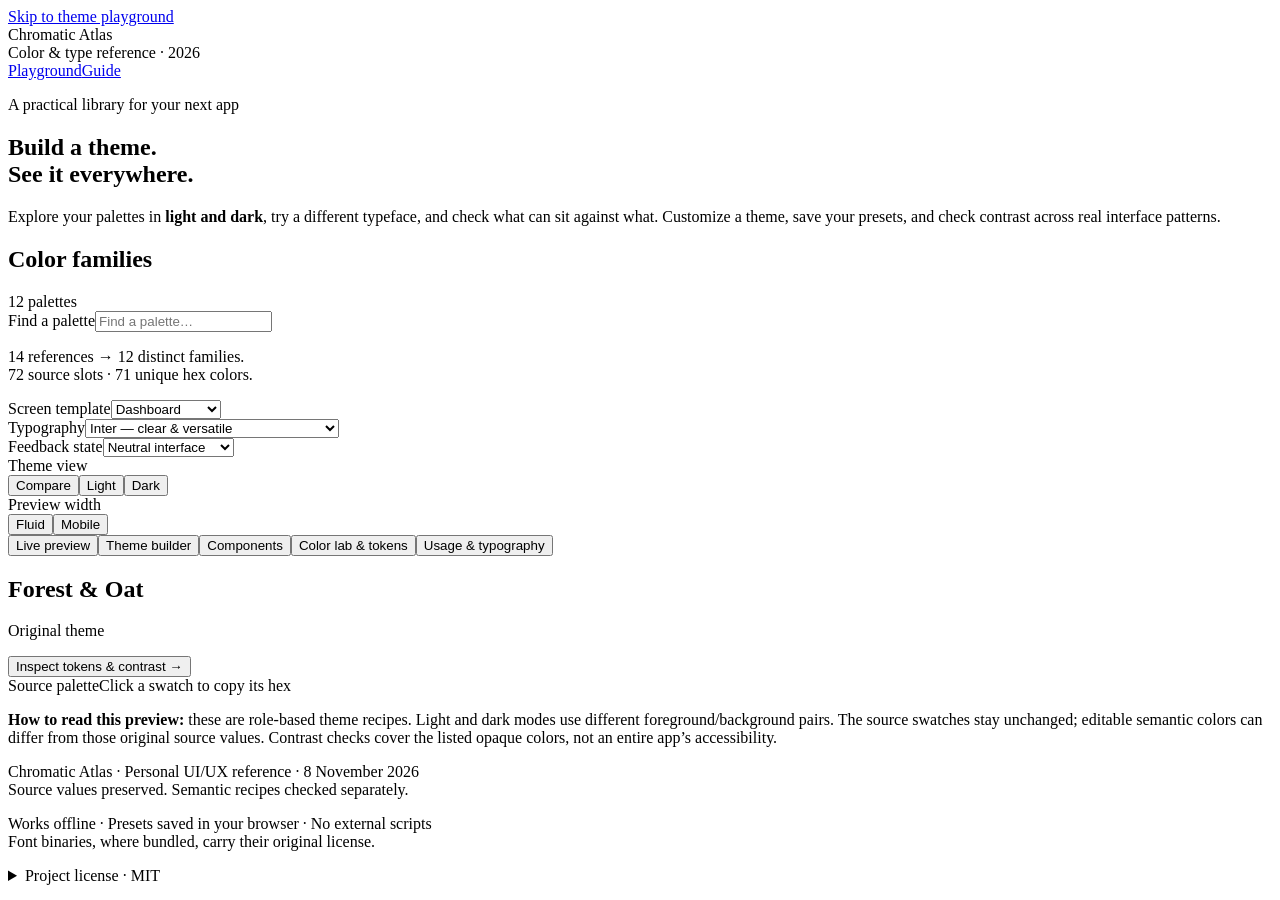
<file: src/index.html>
<!doctype html>
<html lang="en">
<head>
<meta charset="utf-8"><meta name="viewport" content="width=device-width,initial-scale=1">
<title>Chromatic Atlas — Color & Type Playground</title>
<meta name="description" content="An offline, interactive UI theme reference: twelve source palettes, light and dark modes, font pairings, and a WCAG contrast calculator.">
<style>
__FONT_FACES__
__STYLES__
</style>
</head>
<body>
<a class="skip" href="#workspace">Skip to theme playground</a>
<header><div class="wordmark"><span class="mark" aria-hidden="true"><i></i><i></i><i></i><i></i></span>Chromatic Atlas</div><div class="edition">Color & type reference · 2026</div><nav class="top-links" aria-label="Document"><a href="#workspace" data-jump="preview">Playground</a><a href="#workspace" data-jump="guide">Guide</a></nav></header>
<section class="hero" aria-labelledby="page-title"><div><p class="eyebrow">A practical library for your next app</p><h1>Build a theme.<br>See it everywhere.</h1></div><p class="hero-copy">Explore your palettes in <strong>light and dark</strong>, try a different typeface, and check what can sit against what. Customize a theme, save your presets, and check contrast across real interface patterns.</p></section>
<div class="shell">
<aside class="sidebar" aria-label="Choose a color family"><div class="side-head"><h2>Color families</h2><span class="count" id="palette-count">12 palettes</span></div><div class="search-wrap"><label class="sr-only" for="palette-search">Find a palette</label><input id="palette-search" type="search" placeholder="Find a palette…" autocomplete="off"></div><div id="palette-list" class="palette-list"></div><p class="side-foot">14 references → 12 distinct families.<br>72 source slots · 71 unique hex colors.</p></aside>
<main id="workspace" class="workspace">
<div class="toolbar"><div class="toolbar-left"><div class="control"><label for="template-select">Screen template</label><select id="template-select"><option value="dashboard">Dashboard</option><option value="shopping">Shopping</option><option value="reading">Reading</option><option value="mobile">Mobile planner</option></select></div><div class="control"><label for="font-select">Typography</label><select id="font-select"><option value="inter">Inter — clear & versatile</option><option value="manrope">Manrope — warm & geometric</option><option value="jakarta">Plus Jakarta Sans — modern headings</option><option value="editorial">Source Serif 4 + Inter — editorial</option><option value="plex">IBM Plex Sans + Mono — technical</option><option value="system">System — native & familiar</option></select></div><div class="control"><label for="feedback-select">Feedback state</label><select id="feedback-select"><option value="none">Neutral interface</option><option value="success">Success message</option><option value="warning">Warning message</option><option value="error">Error message</option><option value="info">Info message</option></select></div></div><div class="toolbar-right"><div class="control"><label>Theme view</label><div class="segmented" role="group" aria-label="Theme view"><button type="button" data-view="both" aria-pressed="true">Compare</button><button type="button" data-view="light" aria-pressed="false">Light</button><button type="button" data-view="dark" aria-pressed="false">Dark</button></div></div><div class="control"><label>Preview width</label><div class="segmented" role="group" aria-label="Preview width"><button type="button" data-size="fluid" aria-pressed="true">Fluid</button><button type="button" data-size="mobile" aria-pressed="false">Mobile</button></div></div></div></div>
<div id="storage-notice" class="storage-notice" role="status" hidden></div><div class="tabs" role="tablist" aria-label="Reference sections"><button role="tab" id="tab-preview" aria-controls="panel-preview" aria-selected="true" data-tab="preview">Live preview</button><button role="tab" id="tab-builder" aria-controls="panel-builder" aria-selected="false" tabindex="-1" data-tab="builder">Theme builder</button><button role="tab" id="tab-gallery" aria-controls="panel-gallery" aria-selected="false" tabindex="-1" data-tab="gallery">Components</button><button role="tab" id="tab-lab" aria-controls="panel-lab" aria-selected="false" tabindex="-1" data-tab="lab">Color lab & tokens</button><button role="tab" id="tab-guide" aria-controls="panel-guide" aria-selected="false" tabindex="-1" data-tab="guide">Usage & typography</button></div>
<section id="panel-preview" class="tab-panel" role="tabpanel" aria-labelledby="tab-preview"><div class="section-heading"><div><h2 id="current-palette">Forest & Oat</h2><p id="current-mood"></p></div><span class="pill"><i></i><span id="live-status">Original theme</span></span></div><div class="live-audit" id="live-audit"></div><div id="preview-grid" class="preview-grid"></div><div class="preview-note"><p class="font-status" id="font-status"></p><button class="note-link" type="button" id="inspect-tokens">Inspect tokens & contrast →</button></div><div class="swatch-section"><div class="small-heading">Source palette<span>Click a swatch to copy its hex</span></div><div id="source-swatches" class="swatches"></div><p class="pairing-note" id="pairing-note"></p></div><p class="coverage-note"><strong>How to read this preview:</strong> these are role-based theme recipes. Light and dark modes use different foreground/background pairs. The source swatches stay unchanged; editable semantic colors can differ from those original source values. Contrast checks cover the listed opaque colors, not an entire app’s accessibility.</p></section>

<section id="panel-builder" class="tab-panel" role="tabpanel" aria-labelledby="tab-builder" hidden>
 <div class="section-heading"><div><p class="eyebrow">Your own color system</p><h2>Fine-tune every relationship.</h2><p>Choose a mode, edit its roles, and watch the same interface update. Your original source palette stays intact.</p></div></div>
 <div class="builder-header"><label class="theme-name-label" for="theme-name">Theme name<input id="theme-name" type="text" maxlength="60" required></label><div class="control"><label>Editing mode</label><div class="segmented" role="group" aria-label="Editing mode"><button type="button" data-edit-mode="light" aria-pressed="true">Light</button><button type="button" data-edit-mode="dark" aria-pressed="false">Dark</button></div></div><div class="actions"><button class="action" type="button" id="undo-edit" disabled>Undo change</button><button class="action" type="button" id="reset-mode">Reset this mode</button></div></div>
 <p class="builder-save-status" id="draft-status" role="status"></p>
 <div class="builder-grid"><div><div id="token-editor" class="token-editor"></div></div><div class="builder-preview"><div class="small-heading">Live preview<span id="builder-preview-label"></span></div><div id="builder-preview"></div><div class="builder-summary" id="builder-summary"></div></div></div>
 <section class="audit-section" aria-labelledby="audit-title"><div class="section-heading"><div><h3 id="audit-title">Automatic contrast audit</h3><p id="audit-summary" aria-live="polite"></p></div><div class="audit-filters"><label for="audit-mode">Mode<select id="audit-mode"><option value="all">Both modes</option><option value="light">Light</option><option value="dark">Dark</option></select></label><label class="inline-check"><input type="checkbox" id="show-passing"> Show passing pairs</label></div></div><div id="audit-results"></div><p class="footnote audit-note">Normal text ≥4.5:1; essential boundaries and action fills ≥3:1. Suggestions are checked against all listed relationships involving that token. A ratio pass is not a full accessibility audit; images, transparency and layout need separate review.</p></section>
 <section class="presets-section" aria-labelledby="presets-title"><div class="section-heading"><div><h3 id="presets-title">Your preset library</h3><p>Saved in this browser. Export a preset or library to move it to another device.</p></div><div class="actions"><button type="button" class="action solid" id="save-preset">Save as new preset</button><button type="button" class="action" id="update-preset" disabled>Update loaded preset</button></div></div>
 <div class="preset-bar"><label for="preset-select">Saved presets<select id="preset-select"><option value="">Choose a saved preset</option></select></label><div class="actions"><button type="button" class="action" id="load-preset">Load preset</button><button type="button" class="action" id="delete-preset">Delete preset</button></div></div>
 <div class="delete-confirm" id="delete-confirm" hidden><p id="delete-description"></p><button type="button" class="action" id="cancel-delete">Keep preset</button><button type="button" class="action danger" id="confirm-delete">Delete saved preset</button></div>
 <div class="actions preset-exports"><button type="button" class="action" id="export-preset">Export current preset</button><button type="button" class="action" id="export-library">Export library</button><label class="action import-label" for="import-preset">Import presets<input id="import-preset" type="file" accept="application/json,.json"></label></div><p id="preset-message" class="preset-message" role="status"></p><p class="footnote">Preset files contain both modes, the font choice and screen template. “Download tokens JSON” in Color lab is an implementation export; use “Export current preset” for files to import here. Maximum 50 saved presets.</p>
 </section>
</section>
<section id="panel-gallery" class="tab-panel" role="tabpanel" aria-labelledby="tab-gallery" hidden><div class="section-heading"><div><h2>Small parts. The whole system.</h2><p>Inspect forms, navigation, tables, charts, dialogs and interaction states in your active theme. State specimens are labeled; live controls respond to keyboard and pointer input.</p></div></div><div id="gallery-grid" class="preview-grid"></div></section>
<section id="panel-lab" class="tab-panel" role="tabpanel" aria-labelledby="tab-lab" hidden><div class="section-heading"><div><h2>Measure the relationship.</h2><p>Pick any two source colors or enter your own opaque hex values. A beautiful palette is not a guarantee that every pair is readable.</p></div></div><div class="lab-grid"><div class="box"><h3>Foreground × background</h3><p>Use the palette suggestions or enter #RGB / #RRGGBB.</p><div class="color-inputs"><div class="color-field"><label for="fg-hex">Foreground / text</label><div class="hex-control"><input id="fg-color" type="color" value="#17251F" aria-label="Pick foreground color"><input id="fg-hex" type="text" value="#17251F" list="all-colors" maxlength="7" spellcheck="false" aria-describedby="contrast-error"></div></div><div class="color-field"><label for="bg-hex">Background / surface</label><div class="hex-control"><input id="bg-color" type="color" value="#F1EBDD" aria-label="Pick background color"><input id="bg-hex" type="text" value="#F1EBDD" list="all-colors" maxlength="7" spellcheck="false" aria-describedby="contrast-error"></div></div></div><datalist id="all-colors"></datalist><div class="text-error" id="contrast-error" role="status"></div><button type="button" class="swap" id="swap-colors">⇄ Swap colors</button><div class="contrast-result" aria-live="polite"><div class="ratio" id="ratio">—</div><div class="verdict" id="verdict"></div></div><div class="contrast-sample" id="contrast-sample"><strong>Make room for clarity.</strong><p>Readable text makes the interface useful.</p></div><div class="check-grid" id="contrast-checks"></div><p class="footnote">Normal text: AA ≥ 4.5, AAA ≥ 7. Large text: AA ≥ 3 (24 px regular or about 18.67 px bold). Essential UI boundaries/icons: ≥ 3 against adjacent colors. Rounded display values never decide the result.</p></div><div class="box"><h3 id="matrix-title">Palette pairing matrix</h3><p>Rows = foreground. Columns = background. Select a cell to inspect that exact pair.</p><div class="matrix-wrap" id="matrix-container"></div><div class="matrix-legend"><span><i style="background:#344B3A"></i>AAA ≥ 7</span><span><i style="background:#E7EFE5"></i>AA ≥ 4.5</span><span><i style="background:#F6EBD8"></i>Large/UI ≥ 3</span><span><i style="background:#F4E8E8"></i>Below 3</span></div><p class="footnote" style="margin-top:16px">Color alone must never carry meaning. Pair success, warning, errors, selection, and chart series with clear text, icons, patterns, or direct labels.</p><p class="footnote" style="margin-top:12px">Gradients, transparency, images, overlays, and shadows change the final pixels. Measure the rendered foreground against the worst-case background before shipping.</p></div></div><div class="token-area"><div class="token-toolbar"><h3 id="token-title">Semantic theme tokens</h3><div class="actions"><button type="button" class="action" id="copy-css">Copy CSS</button><button type="button" class="action" id="download-css">Download CSS</button><button type="button" class="action solid" id="download-json">Download tokens JSON</button></div></div><div class="token-table-wrap"><table class="token-table"><thead><tr><th scope="col">Token</th><th scope="col">Light</th><th scope="col">Dark</th><th scope="col">Use</th></tr></thead><tbody id="token-table"></tbody></table></div><p class="pairing-note">Exports include the selected palette, both modes, and the selected font stack. Copy both sides of each foreground/background pair. Changing one token calls for a new contrast check.</p></div></section>
<section id="panel-guide" class="tab-panel" role="tabpanel" aria-labelledby="tab-guide" hidden><div class="section-heading"><div><h2>A small system. Clear decisions.</h2><p>Use this reference as a starting point, then validate your actual content, devices, states, and audience.</p></div></div><div class="guide-grid"><article class="guide-card"><div class="number">01 / SELECT A FAMILY</div><h3>Choose atmosphere, then assign roles.</h3><p>Use one family for the app’s structural surfaces and primary action. Reserve additional hues for meaningful status or data. Build with <strong>canvas, surface, text, primary, and onPrimary</strong> tokens instead of raw hex in individual components.</p></article><article class="guide-card"><div class="number">02 / RECIPE, NOT REVERSAL</div><h3>Dark mode has its own hierarchy.</h3><p>Start with a dark canvas, gently lifted surfaces, and lighter action colors with dark labels. Keep body text softer than pure white when contrast allows. <strong>Do not invert every source color</strong> or reuse the light button label automatically.</p></article><article class="guide-card"><div class="number">03 / ACCESSIBLE RELATIONSHIPS</div><h3>Check every neighboring pair.</h3><p>Target <strong>4.5:1</strong> for ordinary text, <strong>7:1</strong> for extra resilience, and <strong>3:1</strong> for essential UI boundaries and large text. Test hover, pressed, selected, error, and focus states. Decorative separators do not need to masquerade as control boundaries.</p></article><article class="guide-card"><div class="number">04 / COLOR HAS BACKUP</div><h3>Meaning survives without hue.</h3><p>Use an error message beside the field, a checkmark for completion, labels on charts, and a visible selected state. Underline inline links. Keep keyboard focus visible and unobscured. A two-color focus treatment can help across mixed surfaces.</p></article><article class="guide-card"><div class="number">05 / PRACTICAL TYPE</div><h3>Make the small text work first.</h3><p>Begin app body text around <strong>16 px / 24 px</strong>; use 14 px sparingly for secondary UI and 12 px for short metadata. Give headings a tighter line-height. These are design starting points, not accessibility thresholds. Respect zoom and text-size preferences.</p></article><article class="guide-card"><div class="number">06 / READY TO SHIP</div><h3>Test the actual interface.</h3><p>Check at 200% zoom and narrow widths, with keyboard-only use, long translations, reduced motion, and relevant assistive technology. Validate loading, empty, disabled, errors, and destructive actions. A ratio alone cannot establish WCAG conformance.</p></article></div><div class="font-guide"><div class="small-heading">Six typography directions<span>Same interface · different character</span></div><div id="font-guide-rows"></div></div><div class="coverage-note"><strong>Suggested starting scale:</strong> Display 48/56 · H1 36/44 · H2 28/36 · H3 22/30 · Body 16/24 · Label 14/20 · Metadata 12/18. Use 400 for body, 500–600 for labels, and 600–700 for emphasis. Keep line length around 45–75 characters for long prose; test real scripts and content. Compact preview text is scaled for the specimen, not a recommended mobile production size.</div><details class="sources"><summary>Sources, scope & font licenses</summary><p>Original colors are the labels supplied in 14 screenshots. Two screenshot pairs repeat the same palettes; the two brown families remain distinct. Ratios use the WCAG sRGB relative-luminance formula on opaque hex colors. Status checks do not imply full WCAG conformance.</p><ul><li><a href="https://www.w3.org/WAI/WCAG22/Understanding/contrast-minimum.html" target="_blank" rel="noopener">W3C — Contrast (Minimum)</a></li><li><a href="https://www.w3.org/WAI/WCAG22/Understanding/contrast-enhanced.html" target="_blank" rel="noopener">W3C — Contrast (Enhanced)</a></li><li><a href="https://www.w3.org/WAI/WCAG22/Understanding/non-text-contrast.html" target="_blank" rel="noopener">W3C — Non-text Contrast</a></li><li><a href="https://www.w3.org/WAI/WCAG22/Understanding/use-of-color.html" target="_blank" rel="noopener">W3C — Use of Color</a></li><li><a href="https://www.w3.org/WAI/WCAG22/Understanding/focus-visible.html" target="_blank" rel="noopener">W3C — Focus Visible</a> · <a href="https://www.w3.org/WAI/WCAG22/Understanding/focus-not-obscured-minimum.html" target="_blank" rel="noopener">Focus Not Obscured</a></li><li><a href="https://rsms.me/inter/" target="_blank" rel="noopener">Inter</a> · <a href="https://github.com/google/fonts/tree/main/ofl/manrope" target="_blank" rel="noopener">Manrope (Google Fonts version)</a> · <a href="https://github.com/adobe-fonts/source-serif" target="_blank" rel="noopener">Source Serif 4</a> · <a href="https://github.com/IBM/plex" target="_blank" rel="noopener">IBM Plex</a></li></ul><p id="font-license-note"></p><pre>__FONT_LICENSES__</pre></details></section>
</main></div>
<footer><p>Chromatic Atlas · Personal UI/UX reference · 8 November 2026<br>Source values preserved. Semantic recipes checked separately.</p><p class="foot-right">Works offline · Presets saved in your browser · No external scripts<br>Font binaries, where bundled, carry their original license.</p></footer>
<div class="toast" role="status" aria-live="polite" id="toast" hidden></div>
<dialog id="project-dialog" aria-labelledby="dialog-title"><form id="project-form"><h2 id="dialog-title">A fresh workspace.</h2><p>This is a local preview. Create a sample project to test the interface and type treatment.</p><label for="project-name">Project name</label><input id="project-name" name="project" maxlength="60" placeholder="e.g. Everyday app" required><div class="actions"><button type="button" class="action" id="cancel-dialog">Cancel</button><button type="submit" class="action solid">Create sample</button></div></form></dialog>
<details class="project-license"><summary>Project license · MIT</summary><pre>__PROJECT_LICENSE__</pre></details>
<script>
const DATA=__THEME_DATA__;
const FONT_FILES=__FONT_FILES__;
__CORE__
__SCREENS__
__SELECTS__
__APP__
</script>
</body></html>
</file>
